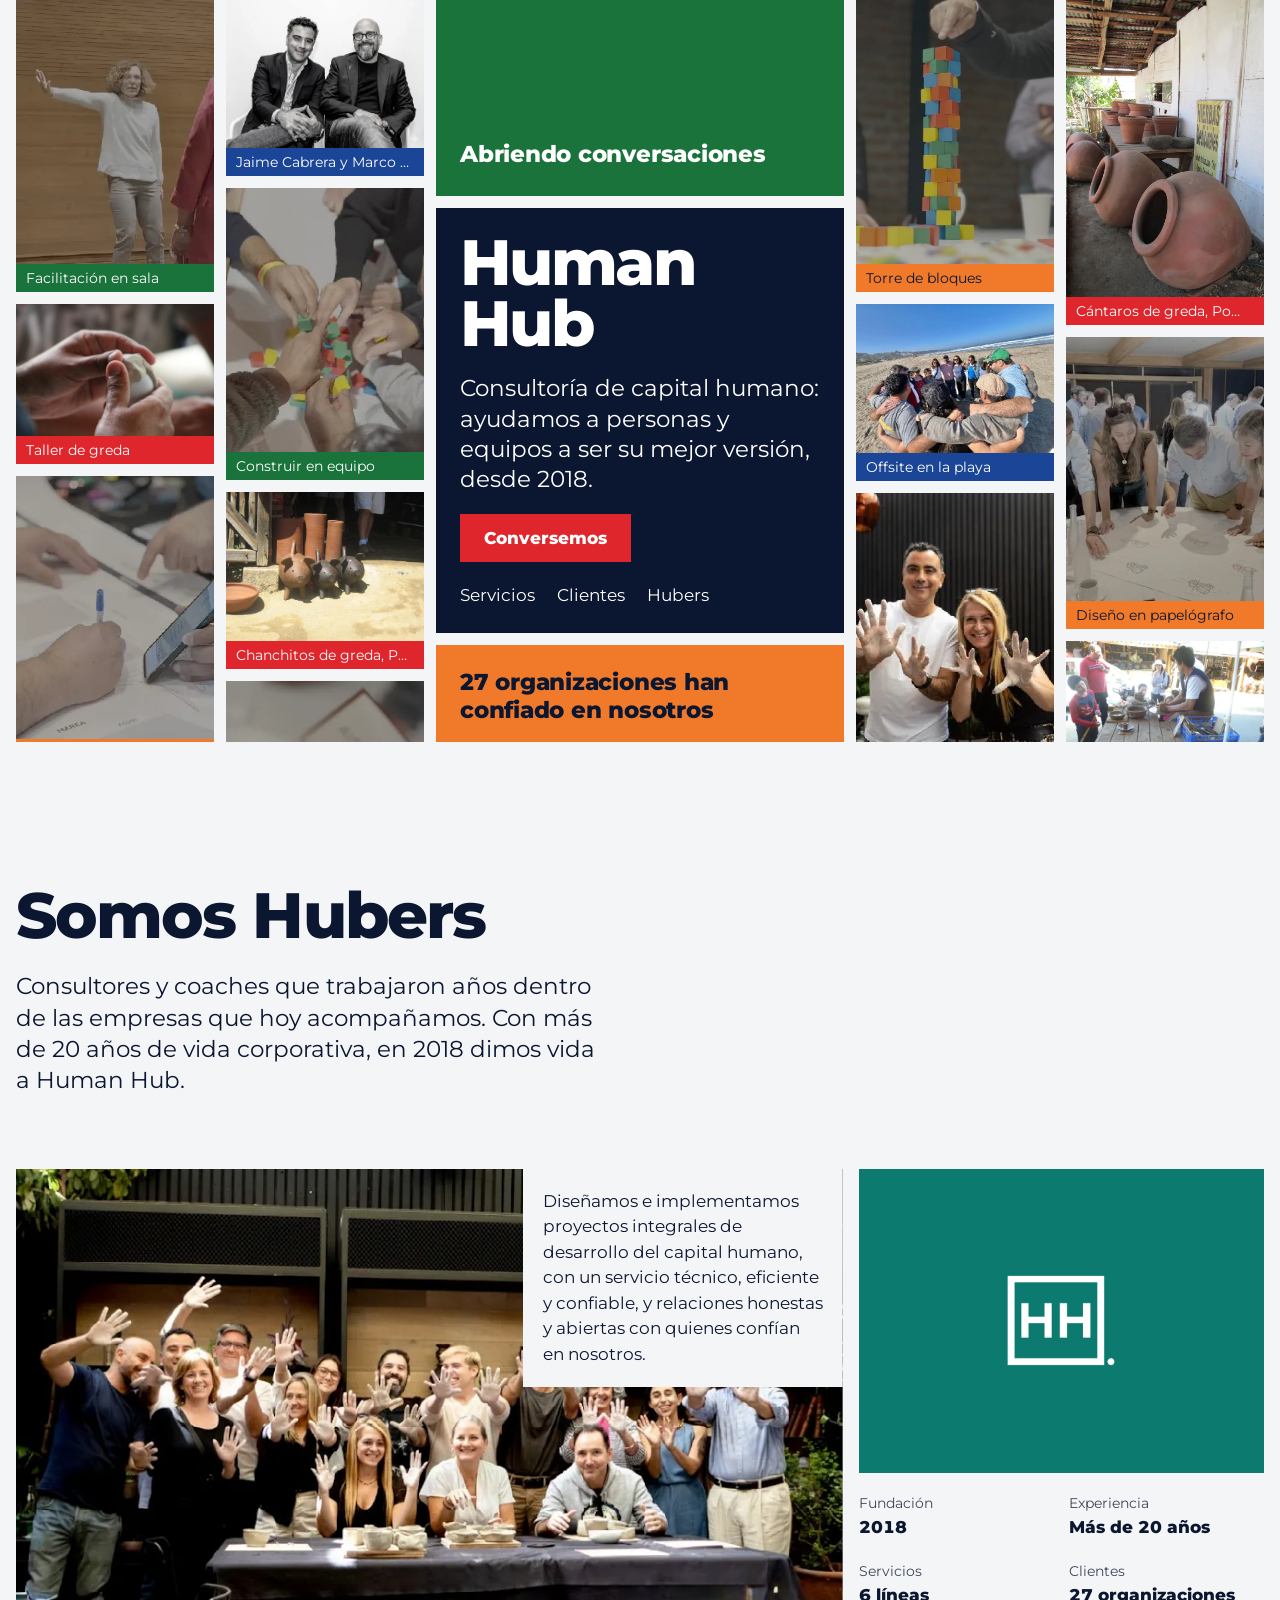
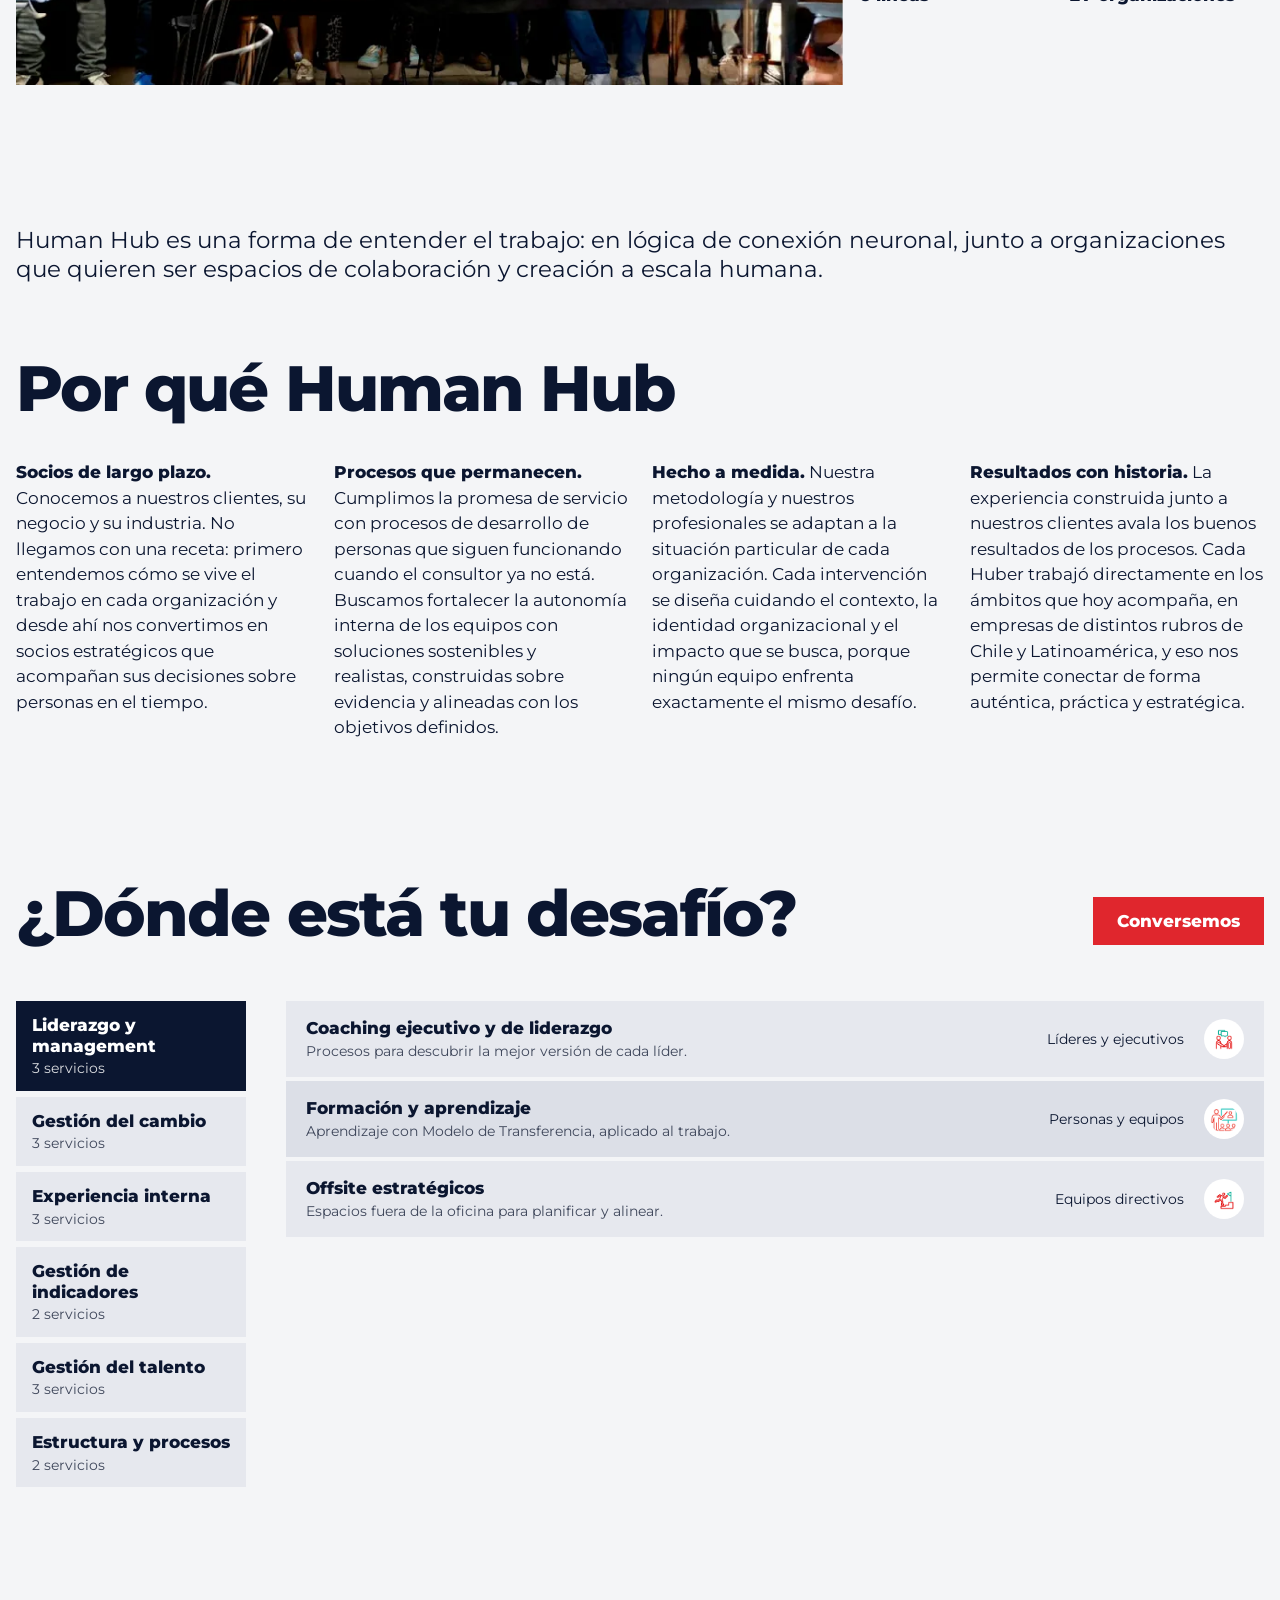
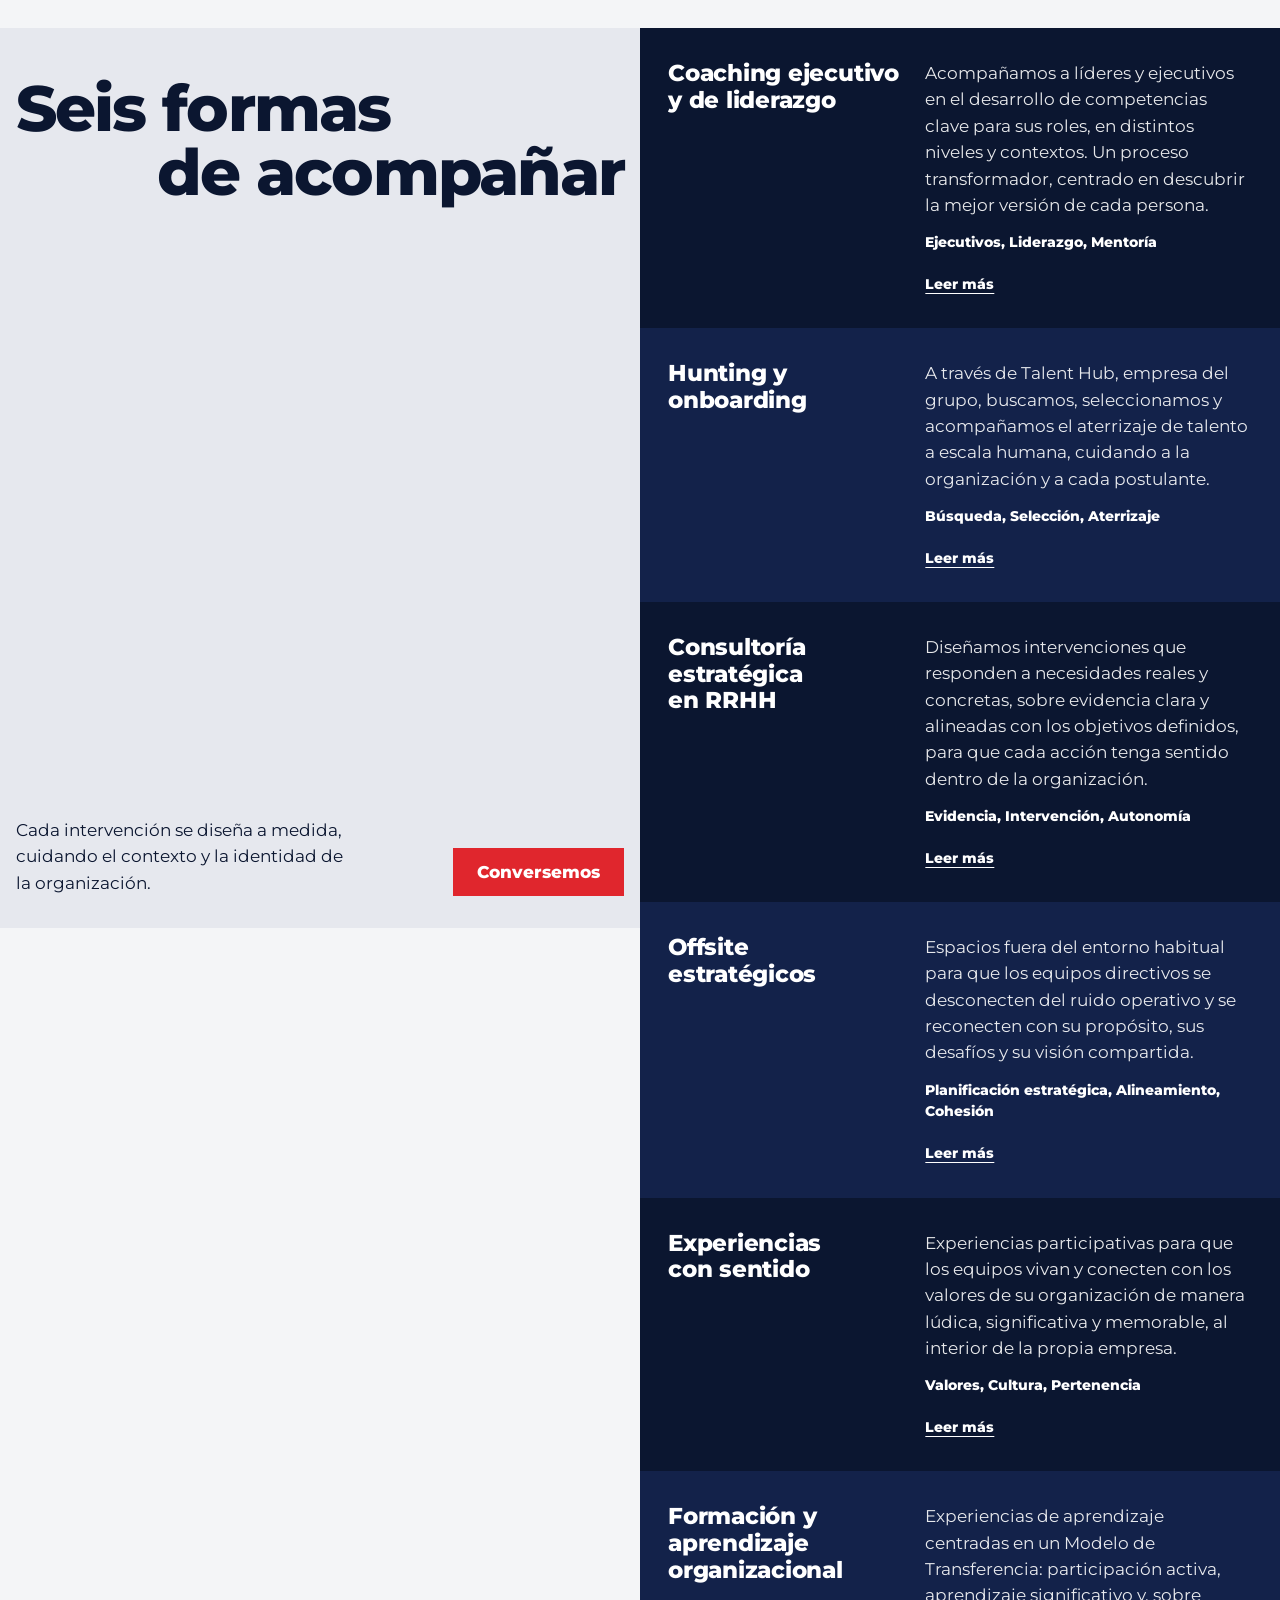
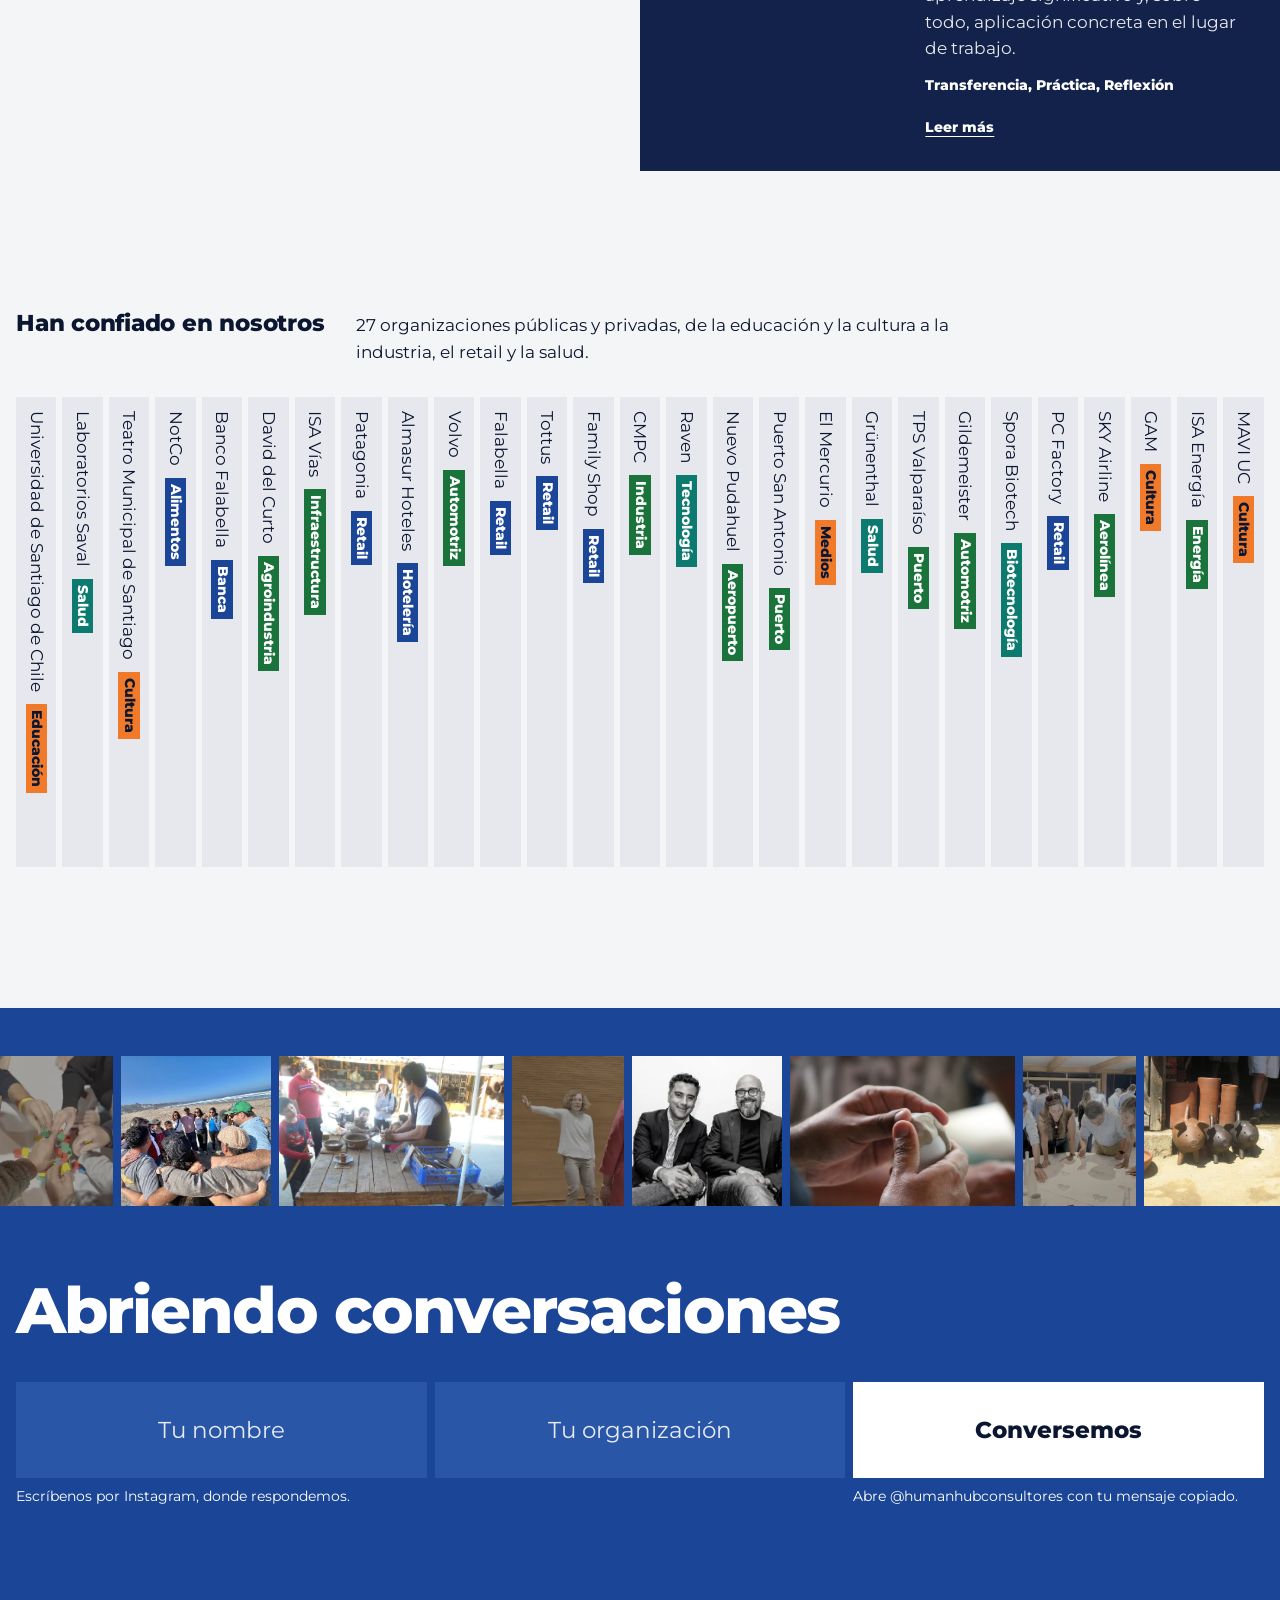
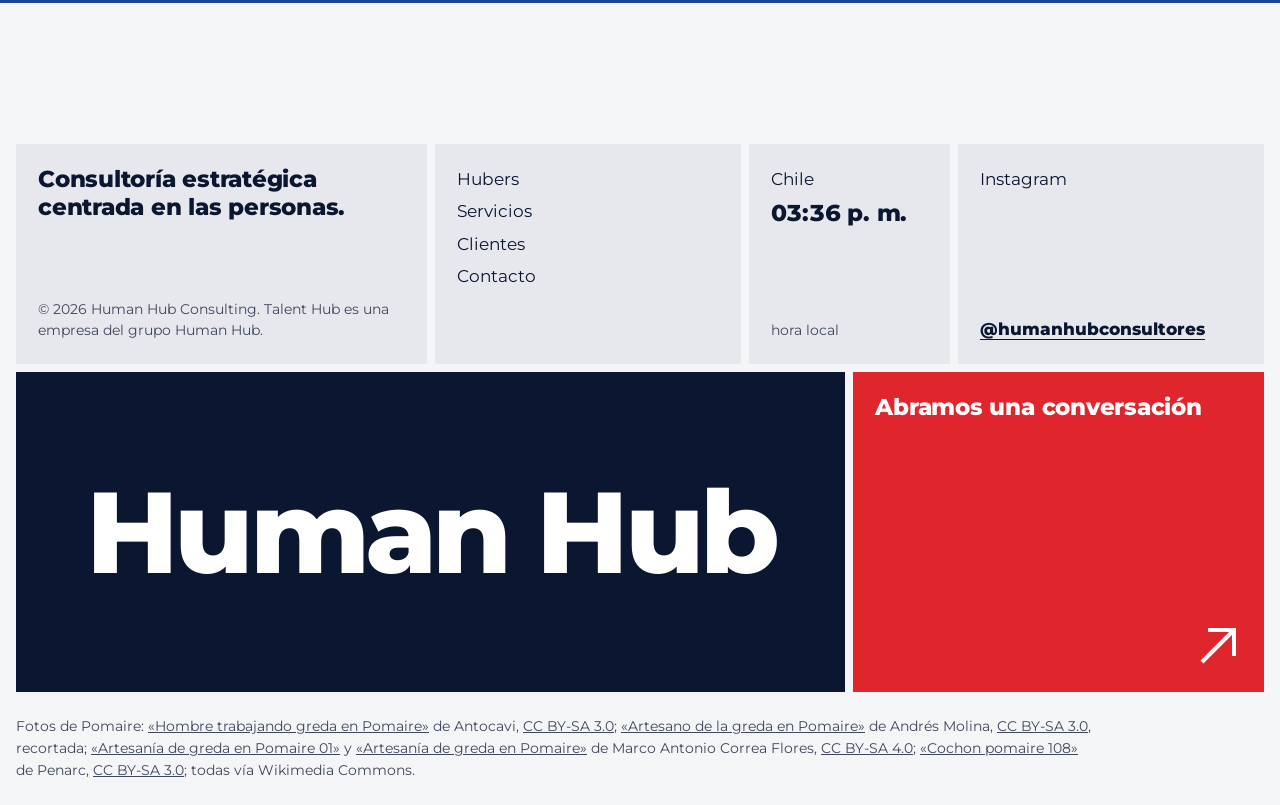
<file: v2/index.html>
<!doctype html>
<html lang="es">
<head>
  <meta charset="utf-8">
  <meta name="viewport" content="width=device-width, initial-scale=1">
  <meta name="robots" content="noindex">
  <title>Human Hub · Consultoría de capital humano</title>
  <meta name="description" content="Human Hub es una consultora chilena de capital humano desde 2018: coaching ejecutivo, hunting y onboarding, consultoría en RRHH, offsites, experiencias con sentido y formación.">
  <meta property="og:type" content="website">
  <meta property="og:title" content="Human Hub · Consultoría de capital humano">
  <meta property="og:description" content="Ayudamos a personas y equipos a ser su mejor versión, desde 2018.">
  <meta property="og:url" content="https://juanibaz.github.io/human-hub-web/">
  <meta property="og:image" content="https://juanibaz.github.io/human-hub-web/assets/hands.webp">
  <meta name="twitter:card" content="summary_large_image">
  <link rel="icon" href="../assets/hh.webp">
  <link rel="preconnect" href="https://fonts.googleapis.com">
  <link rel="preconnect" href="https://fonts.gstatic.com" crossorigin>
  <link href="https://fonts.googleapis.com/css2?family=Montserrat:wght@400;800&display=swap" rel="stylesheet">
  <link rel="stylesheet" href="styles.css?v=5">
</head>
<body>
  <a class="skip" href="#hubers">Saltar al contenido</a>

  <main>
    <!-- HERO: a sheet of the Hubers' workshop photographs with one text cell -->
    <section class="sheet" aria-label="Presentación">
      <div class="sheet__col">
        <figure class="frame"><img src="../assets/g3.webp" width="302" height="402" alt="Facilitadora dirigiendo una sesión"><figcaption class="strip s1">Facilitación en sala</figcaption></figure>
        <figure class="frame"><img src="../assets/hands.webp" width="1600" height="1067" alt="Manos moldeando una pieza de greda"><figcaption class="strip s2">Taller de greda</figcaption></figure>
        <figure class="frame"><img src="../assets/g6.webp" width="297" height="395" alt="Trabajo colaborativo con papel y tablet"><figcaption class="strip s3">Trabajo colaborativo</figcaption></figure>
      </div>
      <div class="sheet__col sheet__col--b">
        <figure class="frame"><img src="../assets/founders.webp" width="463" height="346" alt="Jaime Cabrera Carmine y Marco Antonio Abarca, fundadores de Human Hub"><figcaption class="strip s4">Jaime Cabrera y Marco Antonio Abarca</figcaption></figure>
        <figure class="frame"><img src="../assets/g1.webp" width="307" height="410" alt="Manos de un equipo armando una estructura con bloques"><figcaption class="strip s1">Construir en equipo</figcaption></figure>
        <figure class="frame"><img src="../assets/pomaire-chanchito.webp" width="1100" height="825" alt="Chanchitos de greda frente a un taller" loading="lazy"><figcaption class="strip s2">Chanchitos de greda, Pomaire</figcaption></figure>
        <figure class="frame ph-hide"><img src="../assets/g2.webp" width="302" height="402" alt="Persona entregando una tarjeta escrita" loading="lazy"><figcaption class="strip s3">Dinámica con tarjetas</figcaption></figure>
      </div>

      <div class="sheet__mid">
        <p class="tagline">Abriendo conversaciones</p>
        <div class="panel">
          <h1 class="panel__title">Human Hub</h1>
          <p class="panel__lead">Consultoría de capital humano: ayudamos a personas y equipos a ser su mejor versión, desde 2018.</p>
          <a class="btn" href="#contacto">Conversemos</a>
          <nav class="panel__nav" aria-label="Secciones">
            <a href="#servicios">Servicios</a>
            <a href="#clientes">Clientes</a>
            <a href="#hubers">Hubers</a>
          </nav>
        </div>
        <a class="fact-tile" href="#clientes">27 organizaciones han confiado en nosotros</a>
      </div>

      <div class="sheet__col sheet__col--c">
        <figure class="frame"><img src="../assets/blocks.webp" width="768" height="1024" alt="Equipo levantando una torre de bloques de colores"><figcaption class="strip s3">Torre de bloques</figcaption></figure>
        <figure class="frame"><img src="../assets/g7.webp" width="524" height="393" alt="Equipo abrazado en círculo en la playa"><figcaption class="strip s4">Offsite en la playa</figcaption></figure>
        <figure class="frame"><img src="../assets/g4.webp" width="264" height="395" alt="Dos participantes muestran sus manos cubiertas de greda" loading="lazy"><figcaption class="strip s1">Manos de greda</figcaption></figure>
        <figure class="frame ph-hide"><img src="../assets/pomaire-artesania.webp" width="1100" height="733" alt="Maceteros y cántaros de greda apilados bajo un techo de madera" loading="lazy"><figcaption class="strip s2">Taller de alfarería, Pomaire</figcaption></figure>
      </div>
      <div class="sheet__col sheet__col--d">
        <figure class="frame"><img src="../assets/pomaire-cantaros.webp" width="733" height="1100" alt="Cántaros de greda junto a un muro blanco"><figcaption class="strip s2">Cántaros de greda, Pomaire</figcaption></figure>
        <figure class="frame"><img src="../assets/g5.webp" width="360" height="480" alt="Participantes trabajando sobre un papelógrafo" loading="lazy"><figcaption class="strip s3">Diseño en papelógrafo</figcaption></figure>
        <figure class="frame"><img src="../assets/pomaire-artesano.webp" width="1100" height="692" alt="Artesano trabajando la greda en una mesa al aire libre" loading="lazy"><figcaption class="strip s4">Artesano de la greda, Pomaire</figcaption></figure>
      </div>
    </section>

    <!-- ABOUT: wide photo, colour tile, facts -->
    <section class="about wrap" id="hubers">
      <h2 class="h2" data-in>Somos Hubers</h2>
      <p class="about__lead" data-in>Consultores y coaches que trabajaron años dentro de las empresas que hoy acompañamos. Con más de 20 años de vida corporativa, en 2018 dimos vida a Human&nbsp;Hub.</p>
      <div class="about__tiles">
        <figure class="about__photo shutter">
          <img src="../assets/team.webp" width="980" height="560" alt="El equipo de Human Hub celebrando alrededor de una mesa con piezas de greda" loading="lazy">
          <figcaption class="about__note">Diseñamos e implementamos proyectos integrales de desarrollo del capital humano, con un servicio técnico, eficiente y confiable, y relaciones honestas y abiertas con quienes confían en&nbsp;nosotros.</figcaption>
        </figure>
        <div class="about__side">
          <div class="about__mark"><img src="../assets/hh.webp" width="400" height="340" alt="" loading="lazy"></div>
          <dl class="facts" data-in>
            <div><dt>Fundación</dt><dd>2018</dd></div>
            <div><dt>Experiencia</dt><dd>Más de 20 años</dd></div>
            <div><dt>Servicios</dt><dd>6 líneas</dd></div>
            <div><dt>Clientes</dt><dd>27 organizaciones</dd></div>
          </dl>
        </div>
      </div>
    </section>

    <!-- INTRO: lead line over four columns -->
    <section class="intro wrap" aria-labelledby="por-que">
      <p class="intro__lead" data-in>Human Hub es una forma de entender el trabajo: en lógica de conexión neuronal, junto a organizaciones que quieren ser espacios de colaboración y creación a escala humana.</p>
      <h2 class="h2 intro__title" id="por-que" data-in>Por qué Human Hub</h2>
      <div class="intro__cols">
        <p data-in><strong>Socios de largo plazo.</strong> Conocemos a nuestros clientes, su negocio y su industria. No llegamos con una receta: primero entendemos cómo se vive el trabajo en cada organización y desde ahí nos convertimos en socios estratégicos que acompañan sus decisiones sobre personas en el tiempo.</p>
        <p data-in><strong>Procesos que permanecen.</strong> Cumplimos la promesa de servicio con procesos de desarrollo de personas que siguen funcionando cuando el consultor ya no está. Buscamos fortalecer la autonomía interna de los equipos con soluciones sostenibles y realistas, construidas sobre evidencia y alineadas con los objetivos definidos.</p>
        <p data-in><strong>Hecho a medida.</strong> Nuestra metodología y nuestros profesionales se adaptan a la situación particular de cada organización. Cada intervención se diseña cuidando el contexto, la identidad organizacional y el impacto que se busca, porque ningún equipo enfrenta exactamente el mismo desafío.</p>
        <p data-in><strong>Resultados con historia.</strong> La experiencia construida junto a nuestros clientes avala los buenos resultados de los procesos. Cada Huber trabajó directamente en los ámbitos que hoy acompaña, en empresas de distintos rubros de Chile y Latinoamérica, y eso nos permite conectar de forma auténtica, práctica y estratégica.</p>
      </div>
    </section>

    <!-- LIST: the live thing — pick where the challenge is, see which services address it -->
    <section class="finder wrap" aria-labelledby="finder-title">
      <div class="finder__head">
        <h2 class="h2" id="finder-title" data-in>¿Dónde está tu desafío?</h2>
        <a class="btn" href="#contacto">Conversemos</a>
      </div>
      <div class="finder__body">
        <div class="tabs" role="tablist" aria-label="Ámbitos">
          <button class="tab" role="tab" id="t-lid" aria-controls="p-lid" aria-selected="true">Liderazgo y management<small>3 servicios</small></button>
          <button class="tab" role="tab" id="t-cam" aria-controls="p-cam" aria-selected="false" tabindex="-1">Gestión del cambio<small>3 servicios</small></button>
          <button class="tab" role="tab" id="t-exp" aria-controls="p-exp" aria-selected="false" tabindex="-1">Experiencia interna<small>3 servicios</small></button>
          <button class="tab" role="tab" id="t-ind" aria-controls="p-ind" aria-selected="false" tabindex="-1">Gestión de indicadores<small>2 servicios</small></button>
          <button class="tab" role="tab" id="t-tal" aria-controls="p-tal" aria-selected="false" tabindex="-1">Gestión del talento<small>3 servicios</small></button>
          <button class="tab" role="tab" id="t-est" aria-controls="p-est" aria-selected="false" tabindex="-1">Estructura y procesos<small>2 servicios</small></button>
        </div>
        <div class="panels">
          <div class="bands" role="tabpanel" id="p-lid" aria-labelledby="t-lid">
            <p class="bands__name">Liderazgo y management</p>
            <a class="band" href="#svc-coaching"><span class="band__t">Coaching ejecutivo y de liderazgo<small>Procesos para descubrir la mejor versión de cada líder.</small></span><span class="band__who">Líderes y ejecutivos</span><img src="../assets/ico-coaching.webp" alt="" width="300" height="284" loading="lazy"></a>
            <a class="band" href="#svc-formacion"><span class="band__t">Formación y aprendizaje<small>Aprendizaje con Modelo de Transferencia, aplicado al trabajo.</small></span><span class="band__who">Personas y equipos</span><img src="../assets/ico-formacion.webp" alt="" width="296" height="264" loading="lazy"></a>
            <a class="band" href="#svc-offsite"><span class="band__t">Offsite estratégicos<small>Espacios fuera de la oficina para planificar y alinear.</small></span><span class="band__who">Equipos directivos</span><img src="../assets/ico-offsite.webp" alt="" width="300" height="283" loading="lazy"></a>
          </div>
          <div class="bands" role="tabpanel" id="p-cam" aria-labelledby="t-cam">
            <p class="bands__name">Gestión del cambio</p>
            <a class="band" href="#svc-consultoria"><span class="band__t">Consultoría estratégica en RRHH<small>Intervenciones sobre evidencia, que fortalecen la autonomía interna.</small></span><span class="band__who">Organizaciones</span><img src="../assets/ico-consultoria.webp" alt="" width="300" height="283" loading="lazy"></a>
            <a class="band" href="#svc-offsite"><span class="band__t">Offsite estratégicos<small>Espacios fuera de la oficina para planificar y alinear.</small></span><span class="band__who">Equipos directivos</span><img src="../assets/ico-offsite.webp" alt="" width="300" height="283" loading="lazy"></a>
            <a class="band" href="#svc-experiencias"><span class="band__t">Experiencias con sentido<small>Actividades lúdicas y con propósito para vivir los valores.</small></span><span class="band__who">Equipos completos</span><img src="../assets/ico-experiencias.webp" alt="" width="281" height="244" loading="lazy"></a>
          </div>
          <div class="bands" role="tabpanel" id="p-exp" aria-labelledby="t-exp">
            <p class="bands__name">Experiencia interna</p>
            <a class="band" href="#svc-experiencias"><span class="band__t">Experiencias con sentido<small>Actividades lúdicas y con propósito para vivir los valores.</small></span><span class="band__who">Equipos completos</span><img src="../assets/ico-experiencias.webp" alt="" width="281" height="244" loading="lazy"></a>
            <a class="band" href="#svc-consultoria"><span class="band__t">Consultoría estratégica en RRHH<small>Intervenciones sobre evidencia, que fortalecen la autonomía interna.</small></span><span class="band__who">Organizaciones</span><img src="../assets/ico-consultoria.webp" alt="" width="300" height="283" loading="lazy"></a>
            <a class="band" href="#svc-formacion"><span class="band__t">Formación y aprendizaje<small>Aprendizaje con Modelo de Transferencia, aplicado al trabajo.</small></span><span class="band__who">Personas y equipos</span><img src="../assets/ico-formacion.webp" alt="" width="296" height="264" loading="lazy"></a>
          </div>
          <div class="bands" role="tabpanel" id="p-ind" aria-labelledby="t-ind">
            <p class="bands__name">Gestión de indicadores</p>
            <a class="band" href="#svc-consultoria"><span class="band__t">Consultoría estratégica en RRHH<small>Intervenciones sobre evidencia, que fortalecen la autonomía interna.</small></span><span class="band__who">Organizaciones</span><img src="../assets/ico-consultoria.webp" alt="" width="300" height="283" loading="lazy"></a>
            <a class="band" href="#svc-offsite"><span class="band__t">Offsite estratégicos<small>Planificación estratégica con el equipo directivo.</small></span><span class="band__who">Equipos directivos</span><img src="../assets/ico-offsite.webp" alt="" width="300" height="283" loading="lazy"></a>
          </div>
          <div class="bands" role="tabpanel" id="p-tal" aria-labelledby="t-tal">
            <p class="bands__name">Gestión del talento</p>
            <a class="band" href="#svc-hunting"><span class="band__t">Hunting y onboarding<small>Búsqueda, selección y aterrizaje de talento, con Talent Hub.</small></span><span class="band__who">Nuevos líderes</span><img src="../assets/ico-hunting.webp" alt="" width="278" height="278" loading="lazy"></a>
            <a class="band" href="#svc-coaching"><span class="band__t">Coaching ejecutivo y de liderazgo<small>Procesos para descubrir la mejor versión de cada líder.</small></span><span class="band__who">Líderes y ejecutivos</span><img src="../assets/ico-coaching.webp" alt="" width="300" height="284" loading="lazy"></a>
            <a class="band" href="#svc-formacion"><span class="band__t">Formación y aprendizaje<small>Aprendizaje con Modelo de Transferencia, aplicado al trabajo.</small></span><span class="band__who">Personas y equipos</span><img src="../assets/ico-formacion.webp" alt="" width="296" height="264" loading="lazy"></a>
          </div>
          <div class="bands" role="tabpanel" id="p-est" aria-labelledby="t-est">
            <p class="bands__name">Estructura y procesos</p>
            <a class="band" href="#svc-consultoria"><span class="band__t">Consultoría estratégica en RRHH<small>Intervenciones sobre evidencia, que fortalecen la autonomía interna.</small></span><span class="band__who">Organizaciones</span><img src="../assets/ico-consultoria.webp" alt="" width="300" height="283" loading="lazy"></a>
            <a class="band" href="#svc-offsite"><span class="band__t">Offsite estratégicos<small>Alineamientos organizacionales con el equipo directivo.</small></span><span class="band__who">Equipos directivos</span><img src="../assets/ico-offsite.webp" alt="" width="300" height="283" loading="lazy"></a>
          </div>
        </div>
      </div>
    </section>

    <!-- FEATURES: statement cell, dark rows -->
    <section class="services" id="servicios" aria-labelledby="svc-title">
      <div class="services__cell">
        <h2 class="services__title" id="svc-title" data-in><span>Seis formas</span><span>de acompañar</span></h2>
        <div class="services__foot" data-in>
          <p>Cada intervención se diseña a medida, cuidando el contexto y la identidad de la organización.</p>
          <a class="btn" href="#contacto">Conversemos</a>
        </div>
      </div>
      <div class="services__rows">
        <article class="row" id="svc-coaching">
          <h3>Coaching ejecutivo y de liderazgo</h3>
          <div class="row__body">
            <p>Acompañamos a líderes y ejecutivos en el desarrollo de competencias clave para sus roles, en distintos niveles y contextos. Un proceso transformador, centrado en descubrir la mejor versión de cada persona.</p>
            <ul class="terms"><li>Ejecutivos</li><li>Liderazgo</li><li>Mentoría</li></ul>
            <details><summary>Leer más</summary>
              <p>Contamos con un equipo de coaches y mentores con sólida experiencia en el mundo corporativo, lo que nos permite conectar profundamente con los desafíos reales del liderazgo actual.</p>
              <p>Facilitamos espacios de reflexión para identificar oportunidades de desarrollo, mejorar el desempeño y potenciar el liderazgo desde una mirada integral, que considera tanto el rol profesional como las variables humanas que habilitan un cambio genuino y sostenible.</p>
            </details>
          </div>
        </article>
        <article class="row" id="svc-hunting">
          <h3>Hunting y onboarding</h3>
          <div class="row__body">
            <p>A través de Talent Hub, empresa del grupo, buscamos, seleccionamos y acompañamos el aterrizaje de talento a escala humana, cuidando a la organización y a cada postulante.</p>
            <ul class="terms"><li>Búsqueda</li><li>Selección</li><li>Aterrizaje</li></ul>
            <details><summary>Leer más</summary>
              <p>Mantenemos una comunicación cercana, oportuna y transparente en cada etapa. Buscamos no solo a la persona más competente para el cargo, sino también a aquella que se alinee genuinamente con la cultura organizacional: el éxito de una contratación está en la conexión entre valores, estilo de liderazgo y contexto.</p>
              <p>Nuestros procesos son rigurosos, éticos y profundamente respetuosos. Además, acompañamos el aterrizaje del nuevo líder o ejecutivo con sesiones de coaching especializadas que facilitan su adaptación y aportan valor desde el primer día.</p>
            </details>
          </div>
        </article>
        <article class="row" id="svc-consultoria">
          <h3>Consultoría estratégica en RRHH</h3>
          <div class="row__body">
            <p>Diseñamos intervenciones que responden a necesidades reales y concretas, sobre evidencia clara y alineadas con los objetivos definidos, para que cada acción tenga sentido dentro de la organización.</p>
            <ul class="terms"><li>Evidencia</li><li>Intervención</li><li>Autonomía</li></ul>
            <details><summary>Leer más</summary>
              <p>Nos involucramos desde el vínculo humano, con una mirada cercana, respetuosa y práctica. Nuestra meta es entregar soluciones sostenibles, que no dependan de la presencia constante del consultor, sino que fortalezcan la autonomía interna de los equipos.</p>
              <p>Una consultoría efectiva parte de comprender a fondo las condiciones reales de trabajo, tal como se viven en el día a día. Solo desde esa comprensión es posible facilitar cambios realistas, verosímiles y sostenibles en el tiempo.</p>
            </details>
          </div>
        </article>
        <article class="row" id="svc-offsite">
          <h3>Offsite estratégicos</h3>
          <div class="row__body">
            <p>Espacios fuera del entorno habitual para que los equipos directivos se desconecten del ruido operativo y se reconecten con su propósito, sus desafíos y su visión compartida.</p>
            <ul class="terms"><li>Planificación estratégica</li><li>Alineamiento</li><li>Cohesión</li></ul>
            <details><summary>Leer más</summary>
              <p>Los encuentros se diseñan a medida para la planificación estratégica, los alineamientos organizacionales, la revisión de cultura y propósito, y la cohesión y el fortalecimiento de equipos.</p>
              <p>Combinamos reflexión profunda, dinámicas colaborativas y conversaciones significativas, en entornos que inspiran claridad, conexión y foco, para que los equipos vuelvan con compromisos movilizadores y acciones claras.</p>
            </details>
          </div>
        </article>
        <article class="row" id="svc-experiencias">
          <h3>Experiencias con sentido</h3>
          <div class="row__body">
            <p>Experiencias participativas para que los equipos vivan y conecten con los valores de su organización de manera lúdica, significativa y memorable, al interior de la propia empresa.</p>
            <ul class="terms"><li>Valores</li><li>Cultura</li><li>Pertenencia</li></ul>
            <details><summary>Leer más</summary>
              <p>Creamos espacios seguros y estimulantes donde las personas reflexionan, se vinculan, aprenden y disfrutan, favoreciendo la cohesión, el sentido de pertenencia y la alineación con la cultura corporativa.</p>
              <p>No se trata solo de «dinámicas entretenidas», sino de experiencias con propósito que activan emociones, generan conversaciones relevantes y llevan los valores al quehacer cotidiano. Cada intervención se diseña a medida.</p>
            </details>
          </div>
        </article>
        <article class="row" id="svc-formacion">
          <h3>Formación y aprendizaje organizacional</h3>
          <div class="row__body">
            <p>Experiencias de aprendizaje centradas en un Modelo de Transferencia: participación activa, aprendizaje significativo y, sobre todo, aplicación concreta en el lugar de trabajo.</p>
            <ul class="terms"><li>Transferencia</li><li>Práctica</li><li>Reflexión</li></ul>
            <details><summary>Leer más</summary>
              <p>Combinamos contenido relevante, ejercitación práctica y reflexión, con herramientas digitales y metodologías activas. El aprendizaje ocurre cuando las personas pueden dialogar abiertamente, expresar dudas o resistencias en un espacio seguro, experimentar y equivocarse sin juicio, y sentir que pueden ampliar su repertorio conductual.</p>
              <p>Más que entregar información, buscamos habilitar nuevas formas de pensar, actuar y relacionarse.</p>
            </details>
          </div>
        </article>
      </div>
    </section>

    <!-- WORK: book-spine index of every client -->
    <section class="shelf wrap" id="clientes" aria-labelledby="shelf-title">
      <div class="shelf__head">
        <h2 class="shelf__title" id="shelf-title" data-in>Han confiado en nosotros</h2>
        <p data-in>27 organizaciones públicas y privadas, de la educación y la cultura a la industria, el retail y la salud.</p>
      </div>
      <ul class="spines">
        <li class="sp-c">Universidad de Santiago de Chile<span>Educación</span></li>
        <li class="sp-s">Laboratorios Saval<span>Salud</span></li>
        <li class="sp-c">Teatro Municipal de Santiago<span>Cultura</span></li>
        <li class="sp-r">NotCo<span>Alimentos</span></li>
        <li class="sp-r">Banco Falabella<span>Banca</span></li>
        <li class="sp-i">David del Curto<span>Agroindustria</span></li>
        <li class="sp-i">ISA Vías<span>Infraestructura</span></li>
        <li class="sp-r">Patagonia<span>Retail</span></li>
        <li class="sp-r">Almasur Hoteles<span>Hotelería</span></li>
        <li class="sp-i">Volvo<span>Automotriz</span></li>
        <li class="sp-r">Falabella<span>Retail</span></li>
        <li class="sp-r">Tottus<span>Retail</span></li>
        <li class="sp-r">Family Shop<span>Retail</span></li>
        <li class="sp-i">CMPC<span>Industria</span></li>
        <li class="sp-s">Raven<span>Tecnología</span></li>
        <li class="sp-i">Nuevo Pudahuel<span>Aeropuerto</span></li>
        <li class="sp-i">Puerto San Antonio<span>Puerto</span></li>
        <li class="sp-c">El Mercurio<span>Medios</span></li>
        <li class="sp-s">Grünenthal<span>Salud</span></li>
        <li class="sp-i">TPS Valparaíso<span>Puerto</span></li>
        <li class="sp-i">Gildemeister<span>Automotriz</span></li>
        <li class="sp-s">Spora Biotech<span>Biotecnología</span></li>
        <li class="sp-r">PC Factory<span>Retail</span></li>
        <li class="sp-i">SKY Airline<span>Aerolínea</span></li>
        <li class="sp-c">GAM<span>Cultura</span></li>
        <li class="sp-i">ISA Energía<span>Energía</span></li>
        <li class="sp-c">MAVI UC<span>Cultura</span></li>
      </ul>
    </section>

    <!-- CONTACT: photo strip, three-cell bar -->
    <section class="contact" id="contacto" aria-labelledby="contact-title">
      <div class="strip-row" aria-hidden="true">
        <div class="strip-row__track">
          <img src="../assets/g1.webp" alt="" class="r34" loading="lazy"><img src="../assets/g7.webp" alt="" class="r11" loading="lazy"><img src="../assets/pomaire-artesano.webp" alt="" class="r32" loading="lazy"><img src="../assets/g3.webp" alt="" class="r34" loading="lazy"><img src="../assets/founders.webp" alt="" class="r11" loading="lazy"><img src="../assets/hands.webp" alt="" class="r32" loading="lazy"><img src="../assets/g5.webp" alt="" class="r34" loading="lazy"><img src="../assets/pomaire-chanchito.webp" alt="" class="r11" loading="lazy"><img src="../assets/team.webp" alt="" class="r32" loading="lazy"><img src="../assets/g4.webp" alt="" class="r34" loading="lazy"><img src="../assets/blocks.webp" alt="" class="r11" loading="lazy"><img src="../assets/pomaire-publico.webp" alt="" class="r32" loading="lazy">
        </div>
      </div>
      <div class="wrap">
        <h2 class="h2 contact__title" id="contact-title" data-in>Abriendo conversaciones</h2>
        <form class="bar" id="bar" action="https://www.instagram.com/humanhubconsultores/" target="_blank" data-in>
          <label class="cell"><span class="sr-only">Tu nombre</span><input autocomplete="name" placeholder="Tu nombre" id="f-name"></label>
          <label class="cell"><span class="sr-only">Tu organización</span><input autocomplete="organization" placeholder="Tu organización" id="f-org"></label>
          <button class="cell cell--go" type="submit">Conversemos</button>
          <p class="bar__note">Escríbenos por Instagram, donde respondemos.</p>
          <p class="bar__note bar__note--end" id="bar-msg" aria-live="polite">Abre @humanhubconsultores con tu mensaje copiado.</p>
        </form>
      </div>
    </section>
  </main>

  <!-- FOOTER: a footer of tiles -->
  <footer class="foot">
    <div class="foot__board">
      <div class="tile tile--statement">
        <p class="tile__big">Consultoría estratégica centrada en las personas.</p>
        <p class="tile__small">© 2026 Human Hub Consulting. Talent Hub es una empresa del grupo Human Hub.</p>
      </div>
      <nav class="tile tile--nav" aria-label="Pie de página">
        <a href="#hubers">Hubers</a><a href="#servicios">Servicios</a><a href="#clientes">Clientes</a><a href="#contacto">Contacto</a>
      </nav>
      <div class="tile tile--time">
        <p>Chile</p>
        <p class="tile__big"><time id="clock">—</time></p>
        <p class="tile__small">hora local</p>
      </div>
      <div class="tile tile--mail">
        <p>Instagram</p>
        <a class="tile__handle" href="https://www.instagram.com/humanhubconsultores/" target="_blank" rel="noopener">@humanhubconsultores</a>
      </div>
      <div class="tile tile--mark"><p class="wordmark" aria-hidden="true">Human Hub</p></div>
      <a class="tile tile--go" href="https://ig.me/m/humanhubconsultores" target="_blank" rel="noopener">
        <span class="tile__big">Abramos una conversación</span>
        <svg viewBox="0 0 48 48" width="48" height="48" aria-hidden="true"><path d="M8 40 40 8M14 8h26v26" fill="none" stroke="currentColor" stroke-width="4"/></svg>
      </a>
    </div>
    <p class="credits">Fotos de Pomaire: <a href="https://commons.wikimedia.org/w/index.php?curid=32276216">«Hombre trabajando greda en Pomaire»</a> de Antocavi, <a href="https://creativecommons.org/licenses/by-sa/3.0/">CC BY-SA 3.0</a>; <a href="https://commons.wikimedia.org/w/index.php?curid=16675792">«Artesano de la greda en Pomaire»</a> de Andrés Molina, <a href="https://creativecommons.org/licenses/by-sa/3.0/">CC BY-SA 3.0</a>, recortada; <a href="https://commons.wikimedia.org/w/index.php?curid=38850321">«Artesanía de greda en Pomaire 01»</a> y <a href="https://commons.wikimedia.org/w/index.php?curid=38850320">«Artesanía de greda en Pomaire»</a> de Marco Antonio Correa Flores, <a href="https://creativecommons.org/licenses/by-sa/4.0/">CC BY-SA 4.0</a>; <a href="https://commons.wikimedia.org/w/index.php?curid=6071953">«Cochon pomaire 108»</a> de Penarc, <a href="https://creativecommons.org/licenses/by-sa/3.0/">CC BY-SA 3.0</a>; todas vía Wikimedia Commons.</p>
  </footer>

  <script src="main.js?v=5"></script>
</body>
</html>
</file>
<file: v2/styles.css>
/* Human Hub — "The well-kept board" (taste-skill dense-tiles), brand palette and face kept. */
:root {
  /* colour roles */
  --bg: #f4f5f7;
  --surface: #e6e8ee;
  --surface-2: #dcdfe7;
  --ink: #0b1630;
  --muted: #3f475b;
  --accent: #e0262d;
  --accent-strong: #b81d23;
  --navy: #0b1630;
  --navy-2: #13224a;
  --blue: #1b4596;
  --blue-2: #2a56a8;
  --blue-3: #3d68ba;
  --green: #19733a;
  --teal: #0d7a6f;
  --orange: #f07a2a;
  --focus: var(--ink);
  /* type: one family, two weights, five sizes */
  --font: "Montserrat", system-ui, sans-serif;
  --t-sm: 14px;
  --t-body: 17px;
  --t-lead: clamp(20px, 0.8vw + 13px, 28px);
  --t-head: clamp(40px, 5vw, 76px);
  --t-display: clamp(56px, 9vw, 160px);
  /* space */
  --m: 16px;
  --gap: 8px;
  --section: clamp(96px, 11vw, 168px);
  /* motion */
  --ease-out: cubic-bezier(0.22, 1, 0.36, 1);
  --ease-expo: cubic-bezier(0.16, 1, 0.3, 1);
  --ease-in-out: cubic-bezier(0.76, 0, 0.24, 1);
  --ease-soft: cubic-bezier(0.33, 1, 0.68, 1);
  --t-press: 140ms;
  --t-hover: 180ms;
}

*, *::before, *::after { box-sizing: border-box; }
html { -webkit-text-size-adjust: 100%; scroll-behavior: smooth; }
body { margin: 0; background: var(--bg); color: var(--ink); font: 400 var(--t-body)/1.55 var(--font); -webkit-font-smoothing: antialiased; }
img { display: block; max-width: 100%; height: auto; }
a { color: inherit; }
h1, h2, h3, p, figure, dl, dd, ul { margin: 0; }
ul { padding: 0; list-style: none; }
h1, h2, h3 { font-weight: 800; line-height: 1; letter-spacing: -0.03em; text-wrap: balance; }
p { text-wrap: pretty; }
strong { font-weight: 800; }
:focus-visible { outline: 3px solid var(--focus); outline-offset: 3px; }
::selection { background: var(--ink); color: var(--bg); }
.sr-only { position: absolute; width: 1px; height: 1px; overflow: hidden; clip: rect(0 0 0 0); white-space: nowrap; }
.skip { position: absolute; left: -999px; top: 8px; z-index: 10; background: var(--ink); color: var(--bg); padding: 10px 14px; }
.skip:focus { left: 8px; }

.wrap { padding-inline: var(--m); }
.h2 { font-size: var(--t-head); }

/* One button: square, flat accent fill */
.btn { display: inline-flex; align-items: center; justify-content: center; min-height: 48px; padding: 0 24px; background: var(--accent); color: #fff; font: 800 var(--t-body)/1 var(--font); text-decoration: none; border: 0; cursor: pointer; transition: transform var(--t-press) var(--ease-out), background-color var(--t-hover) ease; }
.btn:active { transform: scale(0.97); }
@media (hover: hover) and (pointer: fine) { .btn:hover { background: var(--accent-strong); } }

/* ---------- Hero: a sheet of workshop photographs with one text cell ---------- */
.sheet {
  --sheet-h: min(100svh, 58vw); /* short enough that every column (photos at their own ratio) reaches the bottom */
  --colw: calc((100vw - 2 * var(--m) - 60px) / 6);
  display: grid; grid-template-columns: repeat(6, minmax(0, 1fr)); gap: 12px; align-items: start;
  height: var(--sheet-h); overflow: hidden; padding-inline: var(--m);
}
.sheet__col { display: flex; flex-direction: column; gap: 12px; }
.sheet__mid { grid-column: span 2; display: flex; flex-direction: column; gap: 12px; margin-top: calc(var(--sheet-h) * 0.28 - 300px - 12px); }
.frame { display: flex; flex-direction: column; min-width: 0; background: var(--surface); }
/* Photos keep their own ratio and every column starts at the top edge: only the bottom of the sheet crops, so no head is cut. */
.frame img { width: 100%; }
.strip { height: 28px; padding: 0 10px; font-size: var(--t-sm); line-height: 28px; white-space: nowrap; overflow: hidden; text-overflow: ellipsis; color: #fff; }
.s1 { background: var(--green); }
.s2 { background: var(--accent); }
.s3 { background: var(--orange); color: var(--ink); }
.s4 { background: var(--blue); }

.panel { --focus: #fff; display: flex; flex-direction: column; align-items: flex-start; gap: 20px; min-height: 410px; padding: 24px; background: var(--navy); color: #fff; }
.panel__title { font-size: var(--t-head); line-height: .95; letter-spacing: -0.04em; }
.panel__lead { font-size: var(--t-lead); line-height: 1.3; max-width: 26ch; }
.panel__nav { display: flex; flex-wrap: wrap; gap: 8px 22px; margin-top: auto; }
.panel__nav a { font-size: var(--t-body); text-decoration: underline; text-decoration-color: transparent; text-underline-offset: .25em; transition: text-decoration-color var(--t-hover) ease; }
@media (hover: hover) and (pointer: fine) { .panel__nav a:hover { text-decoration-color: currentColor; } }
.fact-tile { display: block; min-height: 300px; padding: 24px; background: var(--orange); color: var(--ink); font-size: var(--t-lead); font-weight: 800; letter-spacing: -0.01em; line-height: 1.2; text-decoration: none; transition: background-color var(--t-hover) ease; }
@media (hover: hover) and (pointer: fine) { .fact-tile:hover { background: #f59a55; } }
.tagline { display: flex; align-items: flex-end; height: 300px; padding: 24px; background: var(--green); color: #fff; font-size: var(--t-lead); font-weight: 800; letter-spacing: -0.01em; }

/* ---------- About: wide photo, colour tile, facts ---------- */
.about { padding-block: var(--section) 0; }
.about__lead { margin-top: 24px; max-width: 50%; font-size: var(--t-lead); line-height: 1.35; }
.about__tiles { display: grid; grid-template-columns: repeat(12, 1fr); gap: 16px; margin-top: 72px; align-items: start; }
.about__photo { grid-column: 1 / 9; position: relative; aspect-ratio: 16 / 10; overflow: hidden; }
.about__photo img { width: 100%; height: 100%; object-fit: cover; }
.about__note { position: absolute; top: 0; right: 0; width: 320px; padding: 20px; background: var(--bg); font-size: var(--t-body); line-height: 1.5; }
.about__side { grid-column: 9 / 13; }
.about__mark { display: grid; place-items: center; aspect-ratio: 4 / 3; background: var(--teal); }
.about__mark img { width: 34%; }
.facts { display: grid; grid-template-columns: 1fr 1fr; gap: 20px 16px; margin-top: 20px; }
.facts dt { font-size: var(--t-sm); color: var(--muted); }
.facts dd { font-size: var(--t-body); font-weight: 800; font-variant-numeric: tabular-nums; }

/* ---------- Intro: lead line over four columns ---------- */
.intro { padding-block: var(--section); }
.intro__lead { max-width: 90ch; font-size: var(--t-lead); line-height: 1.25; }
.intro__title { margin-top: 72px; }
.intro__cols { display: grid; grid-template-columns: repeat(4, 1fr); gap: 24px; margin-top: 40px; align-items: start; }
.intro__cols p { line-height: 1.5; }

/* ---------- Finder (the live thing): ámbito tabs, banded services ---------- */
.finder { padding-bottom: var(--section); }
.finder__head { display: flex; flex-wrap: wrap; align-items: end; justify-content: space-between; gap: 24px; }
.finder__body { display: grid; grid-template-columns: 230px 1fr; gap: 40px; margin-top: 56px; align-items: start; }
.tabs { display: flex; flex-direction: column; gap: 6px; }
.tab { display: flex; flex-direction: column; align-items: flex-start; gap: 4px; padding: 14px 16px; background: var(--surface); color: var(--ink); border: 0; text-align: left; font: 800 var(--t-body)/1.2 var(--font); cursor: pointer; transition: background-color var(--t-hover) ease, color var(--t-hover) ease, transform var(--t-press) var(--ease-out); }
.tab small { font-size: var(--t-sm); font-weight: 400; color: var(--muted); }
.tab:active { transform: scale(0.98); }
.tab[aria-selected="true"] { background: var(--ink); color: #fff; }
.tab[aria-selected="true"] small { color: rgba(255, 255, 255, .85); }
@media (hover: hover) and (pointer: fine) { .tab[aria-selected="false"]:hover { background: var(--surface-2); } }
.bands { display: flex; flex-direction: column; gap: 4px; }
.bands + .bands { margin-top: 32px; }
.bands__name { font-size: var(--t-lead); font-weight: 800; margin-bottom: 12px; }
.band { display: grid; grid-template-columns: 1fr 200px 40px; align-items: center; gap: 20px; min-height: 76px; padding: 12px 20px; background: var(--surface); text-decoration: none; transition: background-color var(--t-hover) ease; }
.band:nth-child(odd) { background: var(--surface-2); }
.band__t { font-weight: 800; line-height: 1.25; }
.band__t small { display: block; margin-top: 4px; font-size: var(--t-sm); font-weight: 400; color: var(--muted); }
.band__who { font-size: var(--t-sm); text-align: right; }
.band img { width: 40px; height: 40px; padding: 6px; border-radius: 50%; background: #fff; object-fit: contain; }
@media (hover: hover) and (pointer: fine) { .band:hover { background: var(--ink); color: #fff; } .band:hover small { color: rgba(255,255,255,.85); } }
.js .tabs + .panels .bands__name { display: none; }
.js .bands[hidden] { display: none; }
.js .bands + .bands { margin-top: 0; }
html:not(.js) .tabs { display: none; }
html:not(.js) .finder__body { grid-template-columns: 1fr; }

/* ---------- Services: statement cell, dark rows ---------- */
.services { display: grid; grid-template-columns: 1fr 1fr; }
.services__cell { position: sticky; top: 0; align-self: start; height: 100svh; display: flex; flex-direction: column; justify-content: space-between; padding: 48px var(--m) 32px; background: var(--surface); }
.services__title { font-size: var(--t-head); }
.services__title span { display: block; }
.services__title span + span { text-align: right; }
.services__foot { display: flex; justify-content: space-between; align-items: end; gap: 24px; }
.services__foot p { max-width: 30ch; }
.services__rows { --focus: #fff; background: var(--navy); color: #fff; }
.row { display: grid; grid-template-columns: 5fr 7fr; gap: 24px; padding: 32px 28px; min-height: 30svh; scroll-margin-top: 24px; }
.row:nth-child(even) { background: var(--navy-2); }
.row h3 { font-size: var(--t-lead); line-height: 1.15; letter-spacing: -0.01em; }
.row__body p { color: rgba(255, 255, 255, .9); }
.row__body p + p { margin-top: 12px; }
.terms { display: flex; flex-wrap: wrap; gap: 0 4px; margin-top: 14px; font-size: var(--t-sm); font-weight: 800; }
.terms li:not(:last-child)::after { content: ","; }
details { margin-top: 16px; }
summary { display: inline-block; cursor: pointer; font-size: var(--t-sm); font-weight: 800; text-decoration: underline; text-underline-offset: .25em; list-style: none; }
summary::-webkit-details-marker { display: none; }
details[open] summary { margin-bottom: 12px; }

/* ---------- Clients: book-spine index ---------- */
.shelf { padding-block: var(--section); }
.shelf__head { display: flex; flex-wrap: wrap; align-items: baseline; gap: 12px 32px; }
.shelf__title { font-size: var(--t-lead); letter-spacing: -0.01em; }
.shelf__head p { max-width: 60ch; }
.spines { display: flex; gap: 6px; margin-top: 32px; }
.spines li { flex: 1; min-width: 0; height: 470px; padding: 14px 0; writing-mode: vertical-rl; background: var(--surface); font-size: var(--t-body); line-height: 1.1; white-space: nowrap; display: flex; align-items: center; justify-content: flex-start; }
.spines span { margin-inline-start: 12px; padding: 6px 3px; font-size: var(--t-sm); font-weight: 800; }
.sp-c span { background: var(--orange); color: var(--ink); }
.sp-r span { background: var(--blue); color: #fff; }
.sp-i span { background: var(--green); color: #fff; }
.sp-s span { background: var(--teal); color: #fff; }

/* ---------- Contact: photo strip, three-cell bar ---------- */
.contact { --focus: #fff; padding: 48px 0 96px; background: var(--blue); color: #fff; overflow: hidden; }
.strip-row { overflow-x: auto; scrollbar-width: none; }
.strip-row::-webkit-scrollbar { display: none; }
.strip-row__track { display: flex; gap: 8px; width: max-content; }
.strip-row img { height: 150px; width: auto; object-fit: cover; object-position: 50% 15%; }
.r34 { aspect-ratio: 3 / 4; }
.r11 { aspect-ratio: 1; }
.r32 { aspect-ratio: 3 / 2; }
.contact__title { margin-top: 72px; }
.bar { display: grid; grid-template-columns: repeat(3, 1fr); gap: 8px; margin-top: 40px; }
.cell { display: block; height: 96px; background: var(--blue-2); transition: background-color var(--t-hover) ease, transform var(--t-press) var(--ease-out); }
.cell input { width: 100%; height: 100%; padding: 0 16px; background: transparent; border: 0; color: #fff; font: 400 var(--t-lead) var(--font); text-align: center; }
.cell input::placeholder { color: rgba(255, 255, 255, .88); }
.cell input:focus { outline: none; }
.cell:focus-within { background: var(--blue-3); outline: 3px solid #fff; outline-offset: 3px; }
.cell--go { border: 0; background: #fff; color: var(--ink); font: 800 var(--t-lead) var(--font); cursor: pointer; }
.cell--go:active { transform: scale(0.98); }
@media (hover: hover) and (pointer: fine) { .cell--go:hover { background: var(--surface); } }
.bar__note { font-size: var(--t-sm); }
.bar__note--end { grid-column: 3; }

/* ---------- Footer of tiles ---------- */
.foot { padding: var(--section) var(--m) 24px; }
.foot__board { display: grid; grid-template-columns: repeat(12, 1fr); grid-template-rows: 220px 320px; gap: var(--gap); }
.tile { display: flex; flex-direction: column; padding: 22px; background: var(--surface); text-decoration: none; }
.tile__big { font-size: var(--t-lead); font-weight: 800; line-height: 1.2; letter-spacing: -0.01em; }
.tile__small { margin-top: auto; font-size: var(--t-sm); color: var(--muted); }
.tile--statement { grid-column: 1 / 5; }
.tile--nav { grid-column: 5 / 8; gap: 6px; }
.tile--nav a { text-decoration: underline; text-decoration-color: transparent; text-underline-offset: .25em; transition: text-decoration-color var(--t-hover) ease; }
@media (hover: hover) and (pointer: fine) { .tile--nav a:hover { text-decoration-color: currentColor; } }
.tile--time { grid-column: 8 / 10; }
.tile--time .tile__big { margin-top: 8px; font-variant-numeric: tabular-nums; }
.tile--time .tile__small { margin-top: auto; }
.tile--mail { grid-column: 10 / 13; justify-content: space-between; }
.tile__handle { font-weight: 800; text-decoration: underline; text-underline-offset: .25em; overflow-wrap: anywhere; }
.tile--mark { grid-column: 1 / 9; justify-content: center; align-items: center; background: var(--ink); color: #fff; overflow: hidden; }
.wordmark { font-size: var(--t-display); font-weight: 800; letter-spacing: -0.04em; line-height: .9; white-space: nowrap; }
.tile--go { --focus: var(--ink); grid-column: 9 / 13; justify-content: space-between; background: var(--accent); color: #fff; transition: background-color var(--t-hover) ease; }
.tile--go svg { align-self: flex-end; transition: transform 400ms var(--ease-out); }
@media (hover: hover) and (pointer: fine) { .tile--go:hover { background: var(--accent-strong); } .tile--go:hover svg { transform: translate(6px, -6px); } }
.credits { margin-top: 24px; max-width: 120ch; font-size: var(--t-sm); color: var(--muted); }

/* ---------- Motion (only when it is welcome; reduced motion shows the finished state) ---------- */
@media (prefers-reduced-motion: no-preference) {
  .js [data-in] { opacity: 0; transform: translateY(24px); transition: opacity 800ms var(--ease-expo), transform 800ms var(--ease-expo); transition-delay: var(--d, 0ms); }
  .js [data-in].is-in { opacity: 1; transform: none; }
  .js .shutter { clip-path: inset(0 0 100% 0); transition: clip-path 1100ms var(--ease-in-out); }
  .js .shutter img { transform: scale(1.12); transition: transform 1500ms var(--ease-soft); }
  .js .shutter.is-in { clip-path: inset(0); }
  .js .shutter.is-in img { transform: none; }
  .js .band, .js .row, .js .spines li { opacity: 0; transform: translateY(20px); transition: opacity 600ms var(--ease-out), transform 600ms var(--ease-out), background-color var(--t-hover) ease; transition-delay: var(--d, 0ms); }
  .js .is-in > .band, .js .row.is-in, .js .spines.is-in li { opacity: 1; transform: none; }
  .js .strip-row__track { animation: drift 70s linear infinite; }
  .js .strip-row:hover .strip-row__track, .js .strip-row.is-paused .strip-row__track { animation-play-state: paused; }
}
@keyframes drift { to { transform: translateX(-50%); } }

/* ---------- Phone and tablet: the board re-composed in two columns ---------- */
@media (max-width: 900px) {
  .sheet { --sheet-h: auto; height: auto; overflow: visible; grid-template-columns: repeat(2, minmax(0, 1fr)); gap: 8px; padding-top: var(--m); }
  .sheet__mid { order: -1; grid-column: 1 / -1; margin-top: 0; }
  .fact-tile, .tagline { display: none; }
  .panel { min-height: 40svh; }
  .panel__title { font-size: 12vw; }
  .panel__lead { font-size: var(--t-lead); }
  .panel .btn { align-self: stretch; }
  /* two columns; the left one starts lower so the rows never line up */
  .sheet__col { gap: 8px; }
  .sheet__col:first-child, .sheet__col--c { padding-top: 60px; }
  .ph-hide { display: none; }

  .h2 { font-size: 9vw; }
  .about__lead { max-width: none; font-size: var(--t-body); }
  .about__tiles { grid-template-columns: 1fr; margin-top: 40px; }
  .about__photo, .about__side { grid-column: 1 / -1; }
  .about__photo { aspect-ratio: auto; overflow: visible; }
  .about__photo img { aspect-ratio: 4 / 3; }
  .about__note { position: static; width: auto; padding: 16px 0 0; background: none; }
  .about__mark { aspect-ratio: 3 / 2; }

  .intro__cols { grid-template-columns: 1fr; gap: 28px; }
  .intro__title { margin-top: 56px; }

  .finder__head .btn { width: 100%; }
  .finder__body { grid-template-columns: 1fr; gap: 16px; margin-top: 32px; }
  .tabs { display: grid; grid-template-columns: 1fr 1fr; }
  .band { grid-template-columns: 1fr 40px; padding: 16px; }
  .band__who { grid-column: 1; grid-row: 2; text-align: left; }
  .band { grid-template-columns: 1fr; }
  .band img { display: none; }

  .services { grid-template-columns: 1fr; }
  .services__cell { position: static; height: auto; min-height: 0; gap: 40px; }
  .services__title { font-size: 10vw; }
  .services__foot { flex-direction: column; align-items: stretch; }
  .row { grid-template-columns: 1fr; min-height: 0; padding: 28px var(--m); }

  .spines { display: block; }
  .spines li { display: inline-block; max-width: 100%; height: auto; padding: 0; writing-mode: horizontal-tb; background: none; white-space: normal; line-height: 1.6; margin: 0 12px 10px 0; }
  .spines span { white-space: nowrap; }
  .spines span { margin-inline-start: 6px; padding: 2px 6px; }

  .strip-row img { height: 110px; }
  .contact__title { margin-top: 48px; }
  .bar { grid-template-columns: 1fr; }
  .cell { height: 60px; }
  .bar__note--end { grid-column: 1; }

  .foot__board { grid-template-columns: 1fr 1fr; grid-template-rows: none; gap: 6px; }
  .tile { grid-column: auto; min-height: 150px; padding: 20px; }
  .tile--mark { grid-column: 1 / -1; order: -2; min-height: 160px; }
  .tile--go { grid-column: 1 / -1; order: -1; }
  .tile--statement { grid-column: 1 / -1; order: 2; }
  .wordmark { font-size: 12vw; }
}
@media (min-width: 901px) and (max-width: 1180px) {
  .intro__cols { grid-template-columns: 1fr 1fr; }
  .spines li { font-size: var(--t-sm); }
}
</file>
